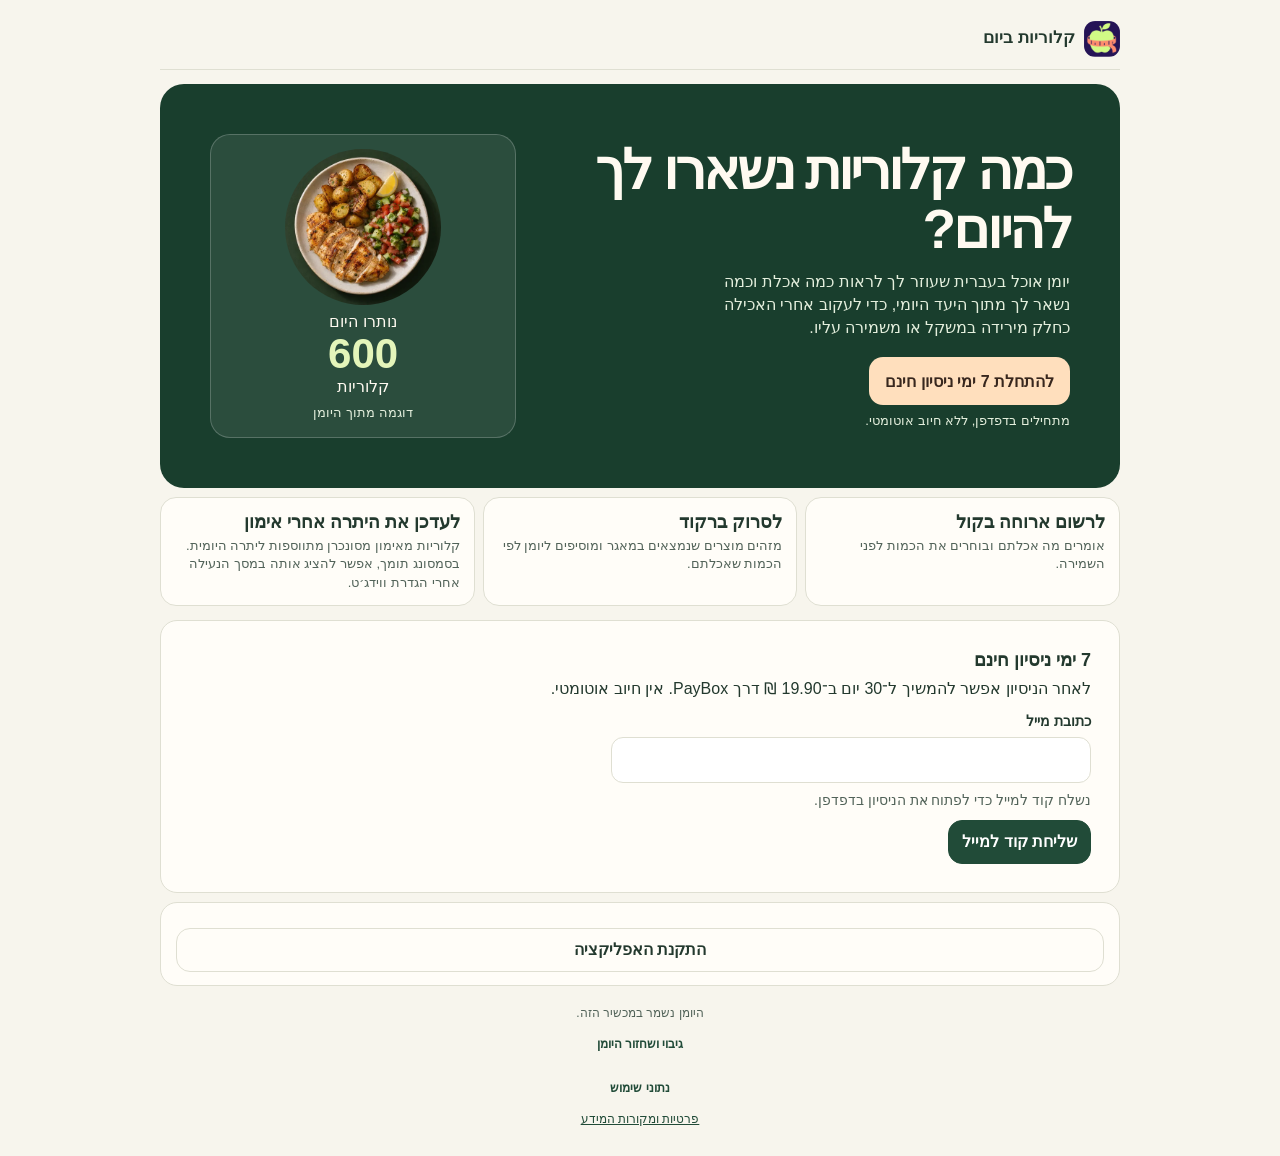
<file: index.html>
<!doctype html><html lang="he" dir="rtl">
<head><meta charset="utf-8"><meta name="viewport" content="width=device-width,initial-scale=1"><meta name="theme-color" content="#f7f5ed"><meta name="description" content="יומן אוכל בעברית. רושמים ארוחות בקול, סורקים ברקוד ורואים כמה קלוריות נשארו להיום. 7 ימי ניסיון חינם."><title>קלוריות ביום</title><link rel="apple-touch-icon" href="./app-icon-192.png?v=apple-1"><link rel="manifest" href="./manifest.webmanifest"><link rel="icon" type="image/png" href="./app-icon-192.png?v=apple-1"><link rel="stylesheet" href="style.css?v=visitor-landing-1"><script type="module" src="app.js?v=photo-meals-1"></script><script type="module" src="usage-metrics.js?v=trial-usage-1"></script></head>
<body><div class="shell">
<header class="app-header">
  <strong class="brand"><span class="brand-mark" aria-hidden="true"></span>קלוריות ביום</strong>
  <button id="settingsButton" hidden class="quiet header-button" aria-label="היעד שלי">היעד שלי</button>
</header>
<section id="visitorLanding" aria-labelledby="landingTitle">
  <div class="visitor-hero">
    <div class="visitor-intro">
      <h1 id="landingTitle">כמה קלוריות נשארו לך להיום?</h1>
      <p>יומן אוכל בעברית שעוזר לך לראות כמה אכלת וכמה נשאר לך מתוך היעד היומי, כדי לעקוב אחרי האכילה כחלק מירידה במשקל או משמירה עליו.</p>
      <a id="visitorTrialLink" class="visitor-trial-link" href="#accessTitle">להתחלת 7 ימי ניסיון חינם</a>
      <p class="visitor-trial-note">מתחילים בדפדפן, ללא חיוב אוטומטי.</p>
    </div>
    <div class="visitor-example" aria-label="המחשה של יתרת הקלוריות באפליקציה">
      <img src="meal-plate.webp" width="432" height="432" alt="">
      <p>נותרו היום <strong>600</strong> קלוריות</p>
      <small>דוגמה מתוך היומן</small>
    </div>
  </div>
  <ul class="visitor-features" aria-label="מה אפשר לעשות באפליקציה">
    <li><h2>לרשום ארוחה בקול</h2><p>אומרים מה אכלתם ובוחרים את הכמות לפני השמירה.</p></li>
    <li><h2>לסרוק ברקוד</h2><p>מזהים מוצרים שנמצאים במאגר ומוסיפים ליומן לפי הכמות שאכלתם.</p></li>
    <li><h2>לעדכן את היתרה אחרי אימון</h2><p>קלוריות מאימון מסונכרן מתווספות ליתרה היומית. בסמסונג תומך, אפשר להציג אותה במסך הנעילה אחרי הגדרת ווידג׳ט.</p></li>
  </ul>
</section>
<section id="commercialAccess" class="card" aria-labelledby="accessTitle">
  <h2 id="accessTitle" tabindex="-1">7 ימי ניסיון חינם</h2>
  <p id="accessTerms">לאחר הניסיון אפשר להמשיך ל־30 יום ב־19.90 ₪ דרך PayBox. אין חיוב אוטומטי.</p>
  <form id="accessLogin">
    <label for="accessEmail">כתובת מייל</label>
    <input id="accessEmail" type="email" autocomplete="email" required aria-describedby="accessEmailHelp">
    <p id="accessEmailHelp" class="hint">נשלח קוד למייל כדי לפתוח את הניסיון בדפדפן.</p>
    <label id="accessCodeLabel" for="accessCode" hidden>קוד האימות מהמייל</label>
    <input id="accessCode" inputmode="numeric" autocomplete="one-time-code" pattern="[0-9]{6,8}" maxlength="8" hidden>
    <button id="accessLoginButton" class="primary" type="submit">שליחת קוד למייל</button>
    <button id="accessChangeEmail" class="quiet" type="button" hidden>שינוי מייל או שליחת קוד חדש</button>
  </form>
  <p id="accessStatus" role="status"></p>
  <button id="accessRetry" class="secondary" type="button" hidden>בדיקה חוזרת</button>
  <section id="accessPayment" aria-labelledby="accessPaymentTitle" hidden>
    <h3 id="accessPaymentTitle">הפעלה ל־30 יום</h3>
    <p>העבירו ב־PayBox ‏19.90 ₪ למספר <bdi>055-2997673</bdi>. כתבו בהערת ההעברה את הקוד <bdi id="accessPaymentCode"></bdi>.</p>
    <p class="hint">הגישה תיפתח אחרי שנאשר ידנית שההעברה התקבלה.</p>
    <form id="accessPaymentForm">
      <label for="accessPayer">שם השולח כפי שמופיע ב־PayBox</label>
      <input id="accessPayer" minlength="2" maxlength="80" required>
      <button class="primary" type="submit">העברתי את התשלום</button>
    </form>
  </section>
</section>
<section class="card" id="installEntry" aria-label="התקנת קלוריות ביום" hidden>
  <button id="usageInstall" class="secondary wide" type="button" aria-controls="installHelp" aria-expanded="false">התקנת האפליקציה</button>
  <div id="installHelp" hidden>
    <p id="installInstructions" class="hint"></p>
    <div class="actions">
      <a id="installOpenChrome" class="file-label secondary" hidden>פתיחה בכרום</a>
      <button id="installCopyLink" class="secondary" type="button">העתקת קישור</button>
    </div>
    <input id="installDirectLink" class="wide" type="url" dir="ltr" aria-label="כתובת האפליקציה להעתקה" readonly hidden>
    <p id="installCopyStatus" class="hint" role="status"></p>
  </div>
</section>
<dialog id="usageAdmin" aria-labelledby="usageTitle">
  <div class="dialog-head">
    <h2 id="usageTitle">נתוני שימוש</h2>
    <button class="close" type="button" data-close="usageAdmin" aria-label="סגירה">×</button>
  </div>
  <div id="usageActivation">
    <a id="usageGitHubSignIn" class="primary" target="_blank" rel="noopener" aria-disabled="true">כניסה דרך GitHub</a>
  </div>
  <p role="status"></p>
  <div id="usageReport" hidden>
    <label for="usagePeriod">תקופה</label>
    <select id="usagePeriod">
      <option value="1">היום</option>
      <option value="7" selected>7 ימים אחרונים</option>
      <option value="30">30 ימים אחרונים</option>
    </select>
    <p class="hint">לחיצות על ניסיון ופעולות אימות נספרות פעם אחת לכל דפדפן ביום. מקף מציין יום שקדם לתחילת המדידה.</p>
    <p id="trialReportStatus" class="hint" role="status" hidden>נתוני הניסיון אינם זמינים כרגע.</p>
    <div style="overflow-x:auto"><table>
      <thead><tr><th scope="col">תאריך</th><th scope="col">כניסות</th><th scope="col">דפדפנים ייחודיים ליום</th><th scope="col">לחיצות על ניסיון</th><th scope="col">בקשות קוד</th><th scope="col">שליחות קוד שאושרו</th><th scope="col">ניסיונות שהופעלו</th><th scope="col">לחיצות התקנה</th><th scope="col">התקנות שזוהו בדפדפן</th></tr></thead>
      <tbody></tbody>
    </table></div>
    <section id="accessManagerPayments" aria-labelledby="accessManagerTitle" hidden>
      <h3 id="accessManagerTitle">בקשות אישור תשלום ב־PayBox</h3>
      <p class="hint">לפני אישור, בדוק ב־PayBox שהתקבלו 19.90 ₪ מהשולח ושקוד התשלום תואם.</p>
      <p id="accessManagerStatus" role="status"></p>
      <ul id="accessManagerList"></ul>
      <button id="accessManagerRefresh" class="secondary" type="button">עדכון בקשות</button>
    </section>
    <button id="usageSignOut" class="quiet" type="button">יציאה מחשבון המנהל</button>
  </div>
</dialog>
<main id="commercialJournal" class="dashboard" hidden inert>
  <div class="intro"><div><p id="date"></p><h1>היום שלי</h1></div><button class="quiet header-button" id="historyButton">יומן קודם</button></div>
  <section class="balance" aria-label="קלוריות היום">
    <div class="balance-content">
    <div id="goalEmpty">
      <h2>מה היעד שלך?</h2>
      <p>כדי לראות כמה קלוריות נשארו להיום, אפשר להגדיר יעד יומי.</p>
      <button id="setupButton" class="setup-button" type="button">הגדרת יעד</button>
    </div>
    <div id="balanceReadout" hidden>
      <p id="balanceLabel">נותרו היום</p>
      <div class="big"><strong id="remaining" dir="ltr">—</strong><span>קלוריות</span></div>
    </div>
    <img class="balance-photo" src="meal-plate.webp" alt="" width="432" height="432">
    </div>
    <div id="balanceProgress" class="meter" role="progressbar" aria-label="קלוריות שנאכלו מתוך היעד בתוספת פעילות" aria-valuemin="0" aria-valuemax="100" aria-valuenow="0" hidden><span id="meterFill"></span></div>
    <dl class="totals">
      <div id="targetStat" hidden><dt>יעד יומי</dt><dd id="targetTotal">—</dd></div>
      <div><dt>נאכלו</dt><dd id="eaten">0</dd></div>
      <div><dt>תוספת מאימונים</dt><dd id="activeTotal" dir="ltr">0</dd></div>
    </dl>
  </section>
  <section class="meal-entry" aria-labelledby="mealEntryTitle">
    <h2 id="mealEntryTitle">הוספת ארוחה</h2>
    <div class="actions meal-actions">
      <button type="button" id="voiceMealButton" class="primary">
        <span class="action-icon" aria-hidden="true"><span class="voice-symbol"></span></span>
        <span class="voice-copy"><strong>רישום בקול</strong><small>למשל, עוף מבושל עם תפוחי אדמה</small></span>
        <span class="voice-arrow" aria-hidden="true">←</span>
      </button>
      <button id="photoButton" class="secondary"><span class="action-icon" aria-hidden="true"><span class="camera-symbol"></span></span>צילום ארוחה</button>
      <button id="homeBarcodeButton" class="secondary" type="button"><span class="action-icon" aria-hidden="true"><span class="barcode-symbol"></span></span>צילום ברקוד</button>
      <button id="manualButton" class="secondary"><span class="action-icon" aria-hidden="true"><span class="search-symbol"></span></span>חיפוש מזון</button>
    </div>
  </section>
  <section class="card journal-card">
    <div class="row"><h2>הארוחות שלי</h2><p class="hint" id="mealCount"></p></div>
    <ul id="journal"></ul><p id="emptyJournal" class="empty">כאן יופיעו הארוחות שתוסיף היום.</p>
  </section>
  <div class="journal-tools">
  <section class="card" aria-labelledby="miscHeading">
    <div class="row"><h2 id="miscHeading">שונות</h2><button class="quiet header-button" id="miscButton" type="button">הוספת רישום</button></div>
    <ul id="miscList"></ul>
  </section>
  <section class="card activity-card">
    <div class="row"><div><h2>אימוני היום</h2><p class="hint" id="activityStatus">טרם נקלטו קלוריות מאימון להיום</p></div><button class="quiet header-button" id="activityButton">חיבור אימונים</button></div>
  </section>
  <section class="card routine-card" id="routineCard">
    <div class="row"><h2>שגרת הארוחות שלי</h2><button class="quiet header-button" id="editPlanButton">עריכת שעות</button></div>
    <ol id="todayMealTimes" class="meal-times" aria-label="שעות הארוחות"></ol>
  </section>
  </div>
</main><footer>היומן נשמר במכשיר הזה.<br>
<button id="journalBackupButton" class="quiet" type="button">גיבוי ושחזור היומן</button><br>
<button id="usageAdminButton" class="quiet" type="button" aria-haspopup="dialog" aria-controls="usageAdmin">נתוני שימוש</button><br>
<a href="privacy.html">פרטיות ומקורות המידע</a>
<details id="appleInstallHelp" hidden><summary>הוספה למסך הבית באייפון</summary>
<p class="hint">פתח ב־Safari, הקש על ״שיתוף״ ואז על ״הוסף למסך הבית״. אם מופיעה האפשרות ״פתיחה כיישום אינטרנט״, הפעל אותה והקש על ״הוסף״.</p></details>
<div id="balanceWidgetSettings" hidden>
<a id="showBalanceWidgetGuide" href="#balance-widget-guide">הצג יתרה במסך הנעילה</a>
<p class="hint">שים לב להדרכת ההתקנה בדף הבא</p>
<a id="setupBalanceWidget" href="#home-widget-install">הוספת ווידג׳ט יתרה למסך הבית</a>
<p id="balanceWidgetStatus" class="hint" role="status" hidden></p>
<a id="updateBalanceWidgetComponent" href="./Calorie-Daily-Sync-v4.apk" download hidden>עדכון רכיב הסנכרון</a>
</div></footer>
</div>
<dialog id="settingsDialog" class="goal-dialog" aria-labelledby="goalTitle">
  <div class="dialog-head"><h2 id="goalTitle">היעד שלי</h2><button class="close" data-close="settingsDialog" aria-label="סגירה">×</button></div>
  <form id="settingsForm" novalidate>
    <p id="goalProgress" class="goal-progress" aria-live="polite"></p>
    <div class="goal-steps">
    <section id="goalIntro" class="goal-step">
      <div class="goal-illustration"><img src="app-icon-192.png?v=apple-1" alt="" width="108" height="108"></div>
      <h3 tabindex="-1">קלוריות ביום, בקצב שלך</h3>
      <p>מצלמים ארוחה או מחפשים במאגר, ורואים מה אכלת ואיך התקדמת היום.</p>
      <p class="hint">בכמה צעדים נציע לך יעד קלוריות, ואפשר יהיה לבחור את שעות הארוחות.</p>
      <button type="button" id="manualGoalButton" class="quiet wide">כבר יש לי יעד קלוריות</button>
    </section>
    <section id="goalHeightStep" class="goal-step" hidden>
      <h3 tabindex="-1">מה הגובה שלך?</h3>
      <p class="hint">הזז את הסמן או הקלד גובה בסנטימטרים.</p>
      <div class="measure-card">
        <label for="goalHeight">גובה בס״מ</label><input id="goalHeight" type="number" min="100" max="250" step="1" inputmode="numeric" value="170">
        <input id="heightRuler" class="ruler" type="range" min="100" max="250" step="1" value="170" dir="ltr" aria-label="בורר גובה בסנטימטרים">
      </div>
    </section>
    <section id="goalWeightStep" class="goal-step" hidden>
      <h3 tabindex="-1">מה המשקל שלך?</h3>
      <p class="hint">הזז את הסמן או הקלד משקל בקילוגרמים.</p>
      <div class="measure-card">
        <label for="weightInput">משקל בק״ג</label><input id="weightInput" type="number" min="20" max="350" step="any" inputmode="decimal" value="70">
        <input id="weightRuler" class="ruler" type="range" min="20" max="350" step="0.5" value="70" dir="ltr" aria-label="בורר משקל בקילוגרמים">
      </div>
      <p class="bmi-preview">מדד BMI <output id="liveBmi" for="goalHeight weightInput" dir="ltr"></output></p>
    </section>
    <section id="goalAgeStep" class="goal-step" hidden>
      <h3 tabindex="-1">מה הגיל שלך?</h3>
      <div class="measure-card">
        <label for="goalAge">גיל בשנים</label><input id="goalAge" type="number" min="18" max="100" step="1" inputmode="numeric" value="30">
        <input id="ageRuler" class="ruler" type="range" min="18" max="100" step="1" value="30" dir="ltr" aria-label="בורר גיל בשנים">
      </div>
      <p class="hint">חישוב היעד מיועד למבוגרים מחוץ לתקופת היריון או הנקה.</p>
    </section>
    <section id="goalPurpose" class="goal-step" hidden>
      <h3 tabindex="-1">מה המטרה שלך?</h3>
      <fieldset class="goal-choices" aria-label="מטרה">
        <label><input type="radio" name="goalDirection" value="lose">ירידה במשקל</label>
        <label><input type="radio" name="goalDirection" value="maintain" checked>שמירה על המשקל</label>
        <label><input type="radio" name="goalDirection" value="gain">עלייה במשקל</label>
      </fieldset>
      <label for="goalSex">מין לצורך חישוב היעד</label>
      <select id="goalSex"><option value="">בחירה</option><option value="female">נקבה</option><option value="male">זכר</option></select>
      <label class="opt-out"><input id="skipEstimate" type="checkbox">להמשיך בלי חישוב יעד קלוריות</label>
    </section>
    <section id="goalActivityStep" class="goal-step" hidden>
      <h3 tabindex="-1">איך נראה שבוע רגיל?</h3>
      <label for="goalActivity">רמת הפעילות שלך</label>
      <select id="goalActivity"><option value="">בחירה</option><option value="1.2">מעט תנועה רוב היום</option><option value="1.375">פעילות קלה</option><option value="1.55">פעילות בינונית</option><option value="1.725">פעילות גבוהה</option></select>
      <label for="favoriteActivity">איזו פעילות הכי כיף לך לעשות?</label>
      <select id="favoriteActivity"><option value="">בלי העדפה כרגע</option><option value="walk">הליכה</option><option value="cycle">רכיבה על אופניים</option><option value="gym">חדר כושר</option><option value="swim">שחייה</option><option value="dance">ריקוד</option><option value="other">פעילות אחרת</option></select>
    </section>
    <section id="goalRoutine" class="goal-step" hidden>
      <h3 tabindex="-1">מתי נוח לך לאכול?</h3>
      <p class="hint">בחר את השעות שנוחות לך. אפשר להשאיר שדות ריקים.</p>
      <div class="profile-grid" id="setupMealHours"></div>
      <button type="button" class="quiet" id="addSetupMealHour">הוספת שעת ארוחה</button>
    </section>
    <section id="goalReview" class="goal-step" hidden>
      <h3 tabindex="-1" id="goalReviewTitle">התוכנית שלך</h3>
      <div id="planSummary" hidden>
        <p class="bmi-preview">מדד BMI <output id="reviewBmi" dir="ltr"></output></p>
        <p class="hint">BMI מחושב מהגובה והמשקל ומשמש מדד כללי.</p>
        <p id="planReviewNote" class="hint"></p>
        <ol id="reviewMeals" class="meal-times" aria-label="שעות הארוחות שבחרת" hidden></ol>
        <p id="reviewActivity" class="hint"></p>
      </div>
      <div id="targetFields"><label for="targetInput">יעד קלוריות ליום</label><input id="targetInput" type="number" inputmode="numeric" min="1" max="15000" step="1"></div>
      <p id="goalReviewHint" class="hint"></p>
      <div id="goalManualWeight"><label for="manualWeightInput">משקל בק״ג להערכת פעילות מצעדים</label><input id="manualWeightInput" type="number" inputmode="decimal" min="20" max="350" step="any" placeholder="לבחירתך"></div>
    </section>
    </div>
    <p id="goalMessage" class="goal-message" role="status"></p>
    <div class="goal-nav">
      <button type="button" id="goalBack" class="secondary" hidden>חזרה</button>
      <button type="button" id="goalNext" class="primary">מתחילים</button>
      <button type="submit" id="saveGoalButton" class="primary" hidden>שמירה ופתיחת היומן</button>
    </div>
    <button type="button" id="skipGoalButton" class="quiet wide">אחר כך, ליומן</button>
  </form>
</dialog>
<dialog id="mealHoursDialog" aria-labelledby="mealHoursTitle">
  <div class="dialog-head"><h2 id="mealHoursTitle">שעות הארוחות שלי</h2><button class="close" data-close="mealHoursDialog" aria-label="סגירה">×</button></div>
  <form id="mealHoursForm">
    <p class="hint">בחר את השעות שנוחות לך. כדי להסיר שעה, אפשר לנקות את השדה שלה.</p>
    <div class="profile-grid" id="editMealHours"></div>
    <button type="button" class="quiet" id="addEditMealHour">הוספת שעת ארוחה</button>
    <div class="actions"><button type="submit" class="primary">שמירת שעות</button></div>
  </form>
</dialog>
<dialog id="historyDialog" aria-labelledby="historyTitle">
  <div class="dialog-head"><h2 id="historyTitle">יומן קודם</h2><button class="close" data-close="historyDialog" aria-label="סגירה">×</button></div>
  <label for="historyDate">יום ביומן</label><select id="historyDate"></select>
  <p class="hint" id="historyEmpty">ימים עם ארוחות או אימונים שמורים יופיעו כאן.</p>
  <section class="balance" id="historySummary" aria-label="סיכום קלוריות ליום שנבחר" hidden>
    <dl class="totals">
      <div><dt>יעד יומי</dt><dd id="historyTarget" dir="ltr">—</dd></div>
      <div><dt>נאכלו</dt><dd id="historyEaten" dir="ltr">—</dd></div>
      <div><dt>מאימונים</dt><dd id="historyWorkout" dir="ltr">—</dd></div>
      <div><dt id="historyBalanceLabel">יתרה לסוף היום</dt><dd id="historyBalance" dir="ltr">—</dd></div>
    </dl>
    <p id="historyNote" hidden>לא נשמר יעד לאותו יום. היתרה מחושבת לפי היעד הנוכחי.</p>
  </section>
  <p class="hint" id="historyNoMeals" hidden>אין ארוחות רשומות ביום הזה.</p>
  <ul id="historyList"></ul>
  <section id="historyMisc" hidden aria-labelledby="historyMiscTitle">
    <h3 id="historyMiscTitle">שונות</h3>
    <ul id="historyMiscList"></ul>
  </section>
</dialog>
<dialog id="foodDialog"><div class="dialog-head"><h2 id="foodTitle">הוספת ארוחה</h2><button class="close" data-close="foodDialog" aria-label="סגירה">×</button></div>
<div id="photoTools" hidden><div class="actions"><button type="button" class="secondary" id="cameraButton">מצלמה</button><button type="button" class="secondary" id="galleryButton">גלריה</button><button type="button" class="secondary" id="barcodeButton">צילום ברקוד</button></div>
<input class="file-input" type="file" id="cameraInput" accept="image/*" capture="environment"><input class="file-input" type="file" id="imageInput" accept="image/*">
<img id="photoPreview" alt="תמונת הארוחה" hidden><p class="hint" id="photoStatus" role="status"></p><div id="photoCandidates" class="candidates"></div><button type="button" id="otherPhotoFood" class="quiet" hidden>חיפוש מזון אחר</button></div>
<form id="foodForm">
<section id="voicePanel" class="voice-panel" aria-label="זיהוי קולי" hidden>
  <p id="voiceFoodStatus" class="voice-status" role="status" tabindex="-1"></p>
  <p id="voiceTranscript" class="voice-transcript" dir="auto" hidden></p>
  <button type="button" id="retryVoice" class="quiet">האזנה חוזרת</button>
  <button type="button" id="stopVoice" class="quiet" hidden>סיום דיבור</button>
</section>
<div id="foodLookup"><label for="foodSearch">חיפוש במאגר</label><input type="search" id="foodSearch" placeholder="שם מזון, מוצר, מותג או ברקוד" autocomplete="off" maxlength="160">
<button type="button" class="quiet" id="voiceSearchMeal" hidden>חיפוש ארוחה</button>
<button type="button" class="quiet" id="voiceOnlineSingle" hidden>חיפוש באינטרנט</button><div id="searchResults" class="search-results" aria-label="תוצאות חיפוש"></div>
<p class="hint" id="catalogStatus" role="status"></p><div id="catalogResults" class="search-results"></div>
<button type="button" id="catalogMore" class="secondary wide" hidden>מוצרים נוספים</button>
<button type="button" id="customProductButton" class="quiet wide">הוספת מוצר שחסר במאגר</button></div>
<section id="voiceIngredientSection" aria-label="רכיבי הארוחה" hidden>
<div id="photoMealFields" hidden>
  <p class="hint">בדוק את הרכיבים. אפשר להזין משקל לכל הצלחת ולקבל חלוקה משוערת, או להזין גרמים לכל רכיב.</p>
  <label for="photoMealWeight">משקל הארוחה בגרמים</label>
  <input type="number" id="photoMealWeight" min="1" max="3000" step="any" inputmode="decimal">
  <label for="photoMealIngredient">הוספת רכיב חסר</label>
  <div class="actions"><input type="search" id="photoMealIngredient" maxlength="80" autocomplete="off" placeholder="למשל שמן זית"><button id="photoMealAdd" type="button" class="secondary">הוסף רכיב</button></div>
</div>
<div id="voiceIngredients"></div>
<button type="button" class="quiet" id="voiceEditMeal">עריכת מה שאמרתי</button>
</section>
<div id="portion" hidden><div class="selected"><strong id="selectedFood"></strong><span id="per100"></span></div><button type="button" id="replaceFood" class="quiet">שינוי מזון</button><button type="button" id="editProductLabel" class="quiet" hidden>עדכון יחידה או פרטי מוצר לפי האריזה</button><label id="quantityUnitLabel" for="quantityUnit" hidden>הערכים התזונתיים על האריזה הם לפי</label><select id="quantityUnit" hidden><option value="">בחר לפי 100 גרם או 100 מ״ל</option><option value="g">100 גרם</option><option value="ml">100 מ״ל</option></select>
<label for="serving" id="servingLabel" hidden>יחידת מידה</label><select id="serving" hidden></select>
<label for="grams" id="quantityLabel">כמות בגרם</label><input type="number" id="grams" min="0.01" max="3000" value="100" step="any" required inputmode="decimal" aria-describedby="quantitySummary">
<div id="drinkSugar" hidden>
<label for="sugarTeaspoons">כפיות סוכר שטוחות שהוספת</label>
<input type="number" id="sugarTeaspoons" min="0" step="any" inputmode="decimal" placeholder="0" aria-describedby="drinkSugarHint" disabled>
<p id="drinkSugarHint" class="hint">אפשר להזין גם חצי כפית. כל כפית מוסיפה כ־15 קלוריות.</p>
</div>
<p id="quantitySummary" class="hint" aria-live="polite"></p></div>
<ul id="draftList"></ul>
<div class="meal-summary">
  <p id="voiceMealTotal" class="voice-meal-total" aria-live="polite" hidden></p>
  <p id="draftMealTotal" class="voice-meal-total" aria-live="polite" hidden></p>
  <div class="actions meal-save-actions"><button id="addItem" type="button" class="secondary" hidden>הוספת רכיב</button><button id="saveMeal" class="primary" disabled>שמירת ארוחה</button></div>
</div>
</form></dialog>
<dialog id="miscDialog" aria-labelledby="miscTitle">
  <div class="dialog-head"><h2 id="miscTitle">שונות</h2><button class="close" data-close="miscDialog" aria-label="סגירה">×</button></div>
  <form id="miscForm">
    <label for="miscEntry">מה אכלת וכמה קלוריות?</label>
    <input type="text" id="miscEntry" dir="auto" placeholder="למשל ביס מפיצה 20 קל׳" required>
    <button class="primary wide" type="submit">שמירה</button>
  </form>
</dialog>
<dialog id="balanceWidgetGuide" aria-labelledby="balanceWidgetGuideTitle">
<div class="dialog-head"><h2 id="balanceWidgetGuideTitle">יתרה במסך הנעילה</h2><button class="close" data-close="balanceWidgetGuide" aria-label="סגירה">×</button></div>
<ol>
<li>אם זו הפעם הראשונה, לחץ על ״חבר ווידג׳ט יתרה״ וחזור ליומן אחרי החיבור.</li>
<li>בסמסונג, פתח את Good Lock, בחר LockStar ופתח את עורך מסך הנעילה.</li>
<li>לחץ על LockStar הכחול בתחתית, בחר App Widget ← יתרת קלוריות, ולחץ ״בוצע״.</li>
</ol>
<p class="hint">אם מופיע חלון של LockStar לגבי הסוללה, אפשר ללחוץ Cancel ולבדוק את התצוגה לאחר נעילה.</p>
<div class="actions"><a class="secondary" id="connectBalanceFromGuide" href="#home-widget-install">חבר ווידג׳ט יתרה</a><a class="secondary" href="https://galaxystore.samsung.com/detail/com.samsung.android.goodlock" target="_blank" rel="noopener">פתח Good Lock</a></div>
</dialog>
<dialog id="activityDialog"><div class="dialog-head"><h2>חיבור שעון או אפליקציית כושר</h2><button class="close" data-close="activityDialog" aria-label="סגירה">×</button></div>
<div id="nativeControls" hidden><div class="actions"><button id="phoneSource" class="primary">טלפון</button><button id="watchSource" class="secondary">שעון חכם</button></div><label id="originLabel" for="watchOrigin" hidden>אפליקציית השעון ב־Health Connect</label><select id="watchOrigin" hidden></select><div class="actions"><button type="button" id="openWatchApp" class="secondary">פתיחת אפליקציית השעון</button><button type="button" id="openHealthSettings" class="secondary">הגדרות Health Connect</button></div>
<p id="nativeStatus" class="hint" role="status"></p><button id="refreshActivity" class="primary wide">הרשאה וסנכרון</button></div>
<details id="appleActivityHint" hidden>
<summary>ייבוא אימונים מ־Apple Health</summary>
<p class="hint">ביישום ״בריאות״ באייפון, פתח את הפרופיל, בחר ״ייצוא כל נתוני הבריאות״ ושמור את הקובץ דרך ״קבצים״. בחר אותו כאן. הקובץ נקרא במכשיר.</p>
<label for="appleWorkoutFile">קובץ ייצוא מיישום ״בריאות״</label>
<input type="file" id="appleWorkoutFile" accept=".zip,.xml,application/zip,application/xml,text/xml">
<label for="appleWorkoutSource" id="appleWorkoutSourceLabel" hidden>מקור האימונים</label><select id="appleWorkoutSource" hidden></select>
<p id="appleWorkoutStatus" class="hint" role="status"></p>
<button type="button" id="appleWorkoutSave" class="secondary wide" hidden>שמירת אימונים</button>
</details>
<div id="webActivityHint" hidden>
<label for="webActivitySource">איפה מתועדים האימונים שלך?</label>
<select id="webActivitySource"><option value="zepp">Zepp · Amazfit</option><option value="samsung">Samsung Health</option><option value="other">Garmin, Polar ושעונים נוספים · Health Connect</option></select>
<div class="actions">
<a class="primary" id="webWorkoutSync" href="#workout-sync-unavailable">חבר וסנכרן אימונים</a>
</div>
<a id="webSyncInstall" href="./Calorie-Daily-Sync-v4.apk" download hidden>התקנה או עדכון של רכיב הסנכרון</a>
<p class="hint" id="webActivityStatus" role="status">בחר את אפליקציית הכושר מהשעון או מהטלפון ואשר קריאת אימונים.</p>
</div>
<p class="hint">ליתרה מתווספות קלוריות ששויכו לאימונים מתועדים.</p>
<form id="activityForm"><label for="manualCalories">קלוריות מאימון בהזנה ידנית</label><input id="manualCalories" type="number" min="0" max="5000" inputmode="numeric" placeholder="למשל, 300"><p class="hint">ההזנה מחליפה את סך קלוריות האימונים להיום.</p><button class="secondary wide">עדכון ידני</button></form></dialog>
<dialog id="customProductDialog"><div class="dialog-head"><h2 id="customProductTitle">מוצר חדש</h2><button class="close" data-close="customProductDialog" aria-label="סגירה">×</button></div>
<form id="customProductForm"><p class="hint" id="customProductBarcode" hidden></p><label for="customProductName">שם המוצר והמותג</label><input id="customProductName" required maxlength="160">
<label for="customProductCalories">קלוריות ל־100 לפי האריזה</label><input id="customProductCalories" required type="number" min="0" step="any" inputmode="decimal">
<label for="customProductUnit">יחידת המידה של הערכים</label><select id="customProductUnit"><option value="g">ל־100 גרם</option><option value="ml">ל־100 מ״ל</option></select>
<label for="customProductServing">איך סופרים את המוצר?</label><select id="customProductServing"><option>יחידה</option><option>גביע</option><option>בקבוק</option><option>פחית</option><option>אריזה שלמה</option></select>
<label id="customProductSizeLabel" for="customProductSize">כמות ביחידה אחת בגרמים (רשות)</label><input id="customProductSize" type="number" min="0.01" max="3000" step="any" inputmode="decimal">
<button class="primary wide" type="submit">שמירת המוצר</button></form></dialog>
<dialog id="journalBackupDialog" aria-labelledby="journalBackupTitle">
  <div class="dialog-head"><h2 id="journalBackupTitle">גיבוי ושחזור היומן</h2><button class="close" data-close="journalBackupDialog" aria-label="סגירה">×</button></div>
  <p>קובץ הגיבוי כולל את רישומי היומן, האימונים ששויכו אליו, המזונות שנשמרו והגדרות היעד.</p>
  <button id="saveJournalBackup" class="primary wide" type="button">הורדת גיבוי</button>
  <p class="hint" id="backupExportStatus" role="status"></p>
  <label for="journalBackupFile">בדיקה או שחזור מקובץ גיבוי</label>
  <input id="journalBackupFile" type="file" accept=".json,application/json">
  <p class="hint" id="backupImportStatus" role="status"></p>
  <button id="restoreJournalBackup" class="secondary wide" type="button" hidden>שחזור ליומן</button>
</dialog>
<div id="toast" class="toast" role="status" hidden></div>
</body></html>
</file>
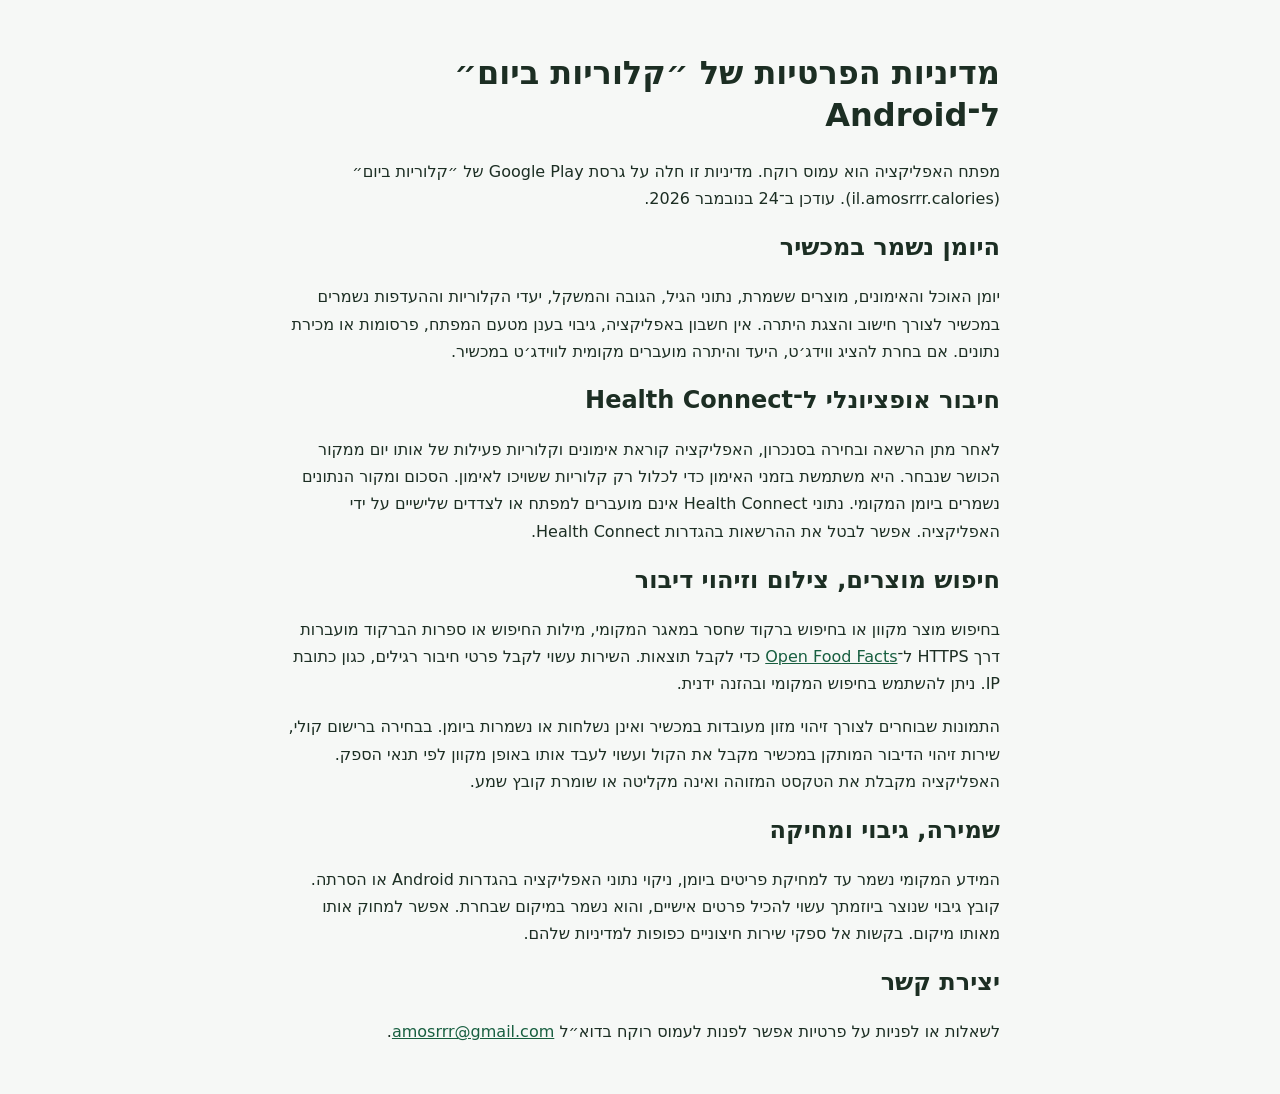
<file: privacy-play.html>
<!doctype html>
<html lang="he" dir="rtl">
<meta charset="utf-8">
<meta name="viewport" content="width=device-width, initial-scale=1">
<title>מדיניות הפרטיות של קלוריות ביום ל־Android</title>
<style>
body{margin:0;background:#f6f8f6;color:#1c2e23;font:1rem/1.7 system-ui,sans-serif}
main{max-width:45rem;margin:auto;padding:2rem 1.25rem}
h1,h2{line-height:1.3}a{color:#185f40}
</style>
<main>
<h1>מדיניות הפרטיות של ״קלוריות ביום״ ל־Android</h1>
<p>מפתח האפליקציה הוא עמוס רוקח. מדיניות זו חלה על גרסת Google Play של ״קלוריות ביום״ (il.amosrrr.calories). עודכן ב־24 בנובמבר 2026.</p>
<h2>היומן נשמר במכשיר</h2>
<p>יומן האוכל והאימונים, מוצרים ששמרת, נתוני הגיל, הגובה והמשקל, יעדי הקלוריות וההעדפות נשמרים במכשיר לצורך חישוב והצגת היתרה. אין חשבון באפליקציה, גיבוי בענן מטעם המפתח, פרסומות או מכירת נתונים. אם בחרת להציג ווידג׳ט, היעד והיתרה מועברים מקומית לווידג׳ט במכשיר.</p>
<h2>חיבור אופציונלי ל־Health Connect</h2>
<p>לאחר מתן הרשאה ובחירה בסנכרון, האפליקציה קוראת אימונים וקלוריות פעילות של אותו יום ממקור הכושר שנבחר. היא משתמשת בזמני האימון כדי לכלול רק קלוריות ששויכו לאימון. הסכום ומקור הנתונים נשמרים ביומן המקומי. נתוני Health Connect אינם מועברים למפתח או לצדדים שלישיים על ידי האפליקציה. אפשר לבטל את ההרשאות בהגדרות Health Connect.</p>
<h2>חיפוש מוצרים, צילום וזיהוי דיבור</h2>
<p>בחיפוש מוצר מקוון או בחיפוש ברקוד שחסר במאגר המקומי, מילות החיפוש או ספרות הברקוד מועברות דרך HTTPS ל־<a href="https://world.openfoodfacts.org/">Open Food Facts</a> כדי לקבל תוצאות. השירות עשוי לקבל פרטי חיבור רגילים, כגון כתובת IP. ניתן להשתמש בחיפוש המקומי ובהזנה ידנית.</p>
<p>התמונות שבוחרים לצורך זיהוי מזון מעובדות במכשיר ואינן נשלחות או נשמרות ביומן. בבחירה ברישום קולי, שירות זיהוי הדיבור המותקן במכשיר מקבל את הקול ועשוי לעבד אותו באופן מקוון לפי תנאי הספק. האפליקציה מקבלת את הטקסט המזוהה ואינה מקליטה או שומרת קובץ שמע.</p>
<h2>שמירה, גיבוי ומחיקה</h2>
<p>המידע המקומי נשמר עד למחיקת פריטים ביומן, ניקוי נתוני האפליקציה בהגדרות Android או הסרתה. קובץ גיבוי שנוצר ביוזמתך עשוי להכיל פרטים אישיים, והוא נשמר במיקום שבחרת. אפשר למחוק אותו מאותו מיקום. בקשות אל ספקי שירות חיצוניים כפופות למדיניות שלהם.</p>
<h2>יצירת קשר</h2>
<p>לשאלות או לפניות על פרטיות אפשר לפנות לעמוס רוקח בדוא״ל <a href="mailto:amosrrr@gmail.com">amosrrr@gmail.com</a>.</p>
</main>
</html>
</file>
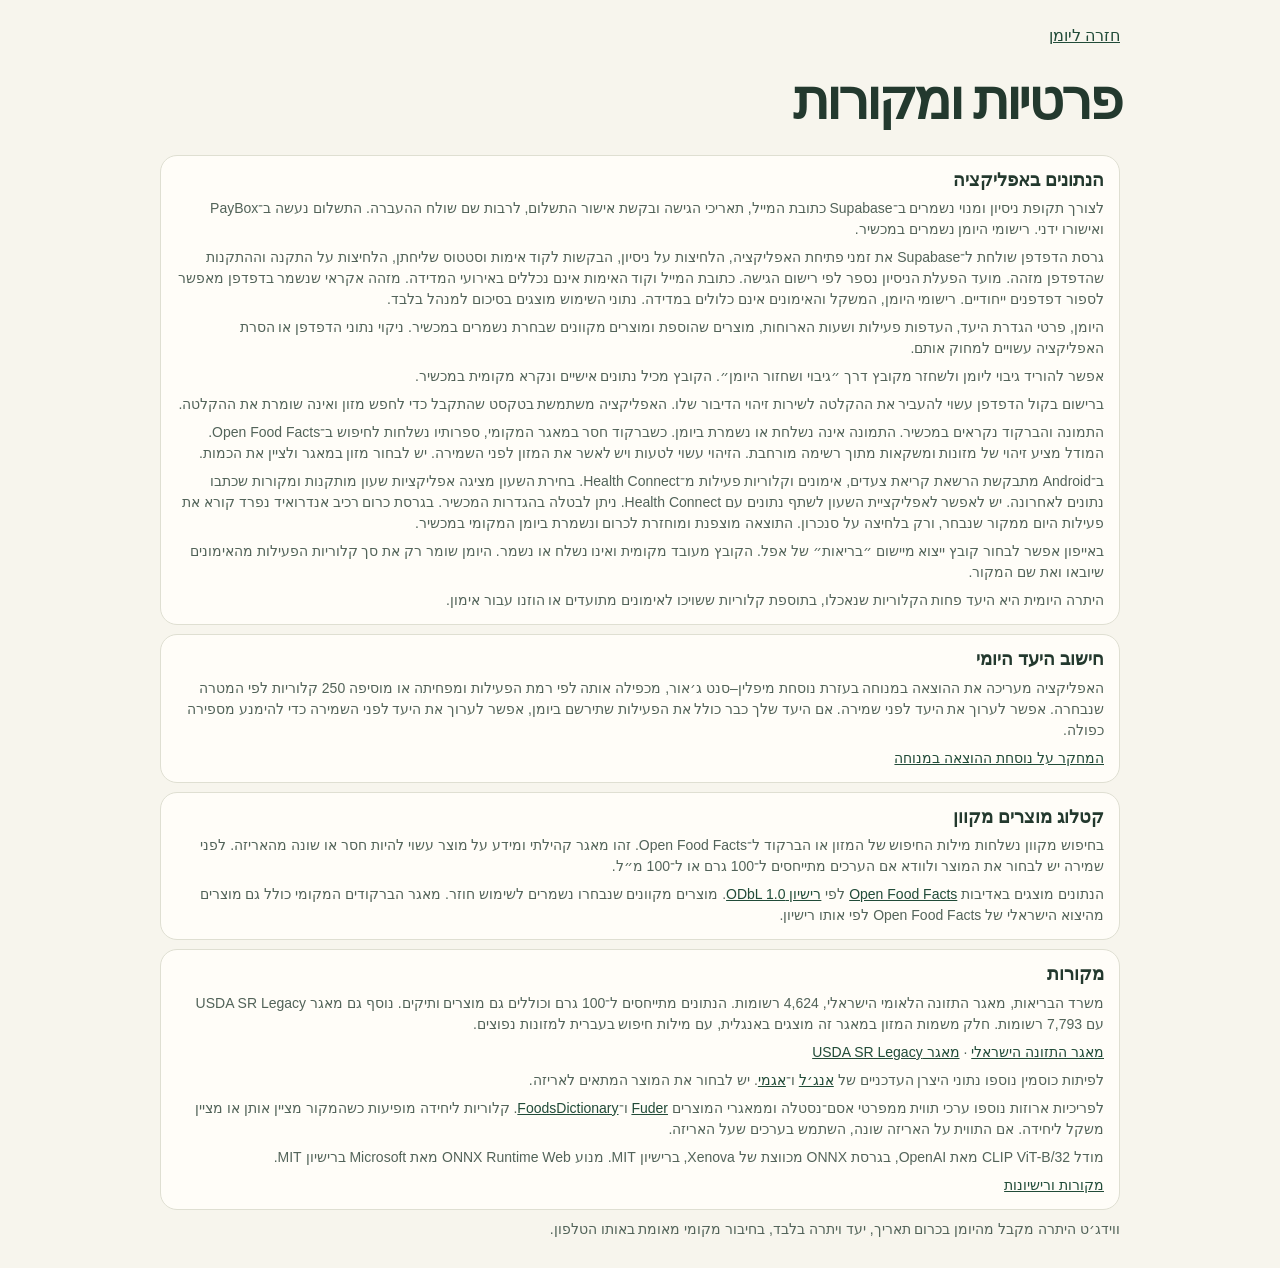
<file: privacy.html>
<!doctype html><html lang="he" dir="rtl"><meta charset="utf-8"><meta name="viewport" content="width=device-width,initial-scale=1"><title>פרטיות ומקורות</title><link rel="stylesheet" href="style.css"><main class="shell" style="padding-top:24px"><a href="index.html">חזרה ליומן</a><h1 style="margin:24px 0">פרטיות ומקורות</h1><section class="card"><h2>הנתונים באפליקציה</h2><p class="hint">לצורך תקופת ניסיון ומנוי נשמרים ב־Supabase כתובת המייל, תאריכי הגישה ובקשת אישור התשלום, לרבות שם שולח ההעברה. התשלום נעשה ב־PayBox ואישורו ידני. רישומי היומן נשמרים במכשיר.</p><p class="hint">גרסת הדפדפן שולחת ל־Supabase את זמני פתיחת האפליקציה, הלחיצות על ניסיון, הבקשות לקוד אימות וסטטוס שליחתן, הלחיצות על התקנה וההתקנות שהדפדפן מזהה. מועד הפעלת הניסיון נספר לפי רישום הגישה. כתובת המייל וקוד האימות אינם נכללים באירועי המדידה. מזהה אקראי שנשמר בדפדפן מאפשר לספור דפדפנים ייחודיים. רישומי היומן, המשקל והאימונים אינם כלולים במדידה. נתוני השימוש מוצגים בסיכום למנהל בלבד.</p><p class="hint">היומן, פרטי הגדרת היעד, העדפות פעילות ושעות הארוחות, מוצרים שהוספת ומוצרים מקוונים שבחרת נשמרים במכשיר. ניקוי נתוני הדפדפן או הסרת האפליקציה עשויים למחוק אותם.</p><p class="hint">אפשר להוריד גיבוי ליומן ולשחזר מקובץ דרך ״גיבוי ושחזור היומן״. הקובץ מכיל נתונים אישיים ונקרא מקומית במכשיר.</p><p class="hint">ברישום בקול הדפדפן עשוי להעביר את ההקלטה לשירות זיהוי הדיבור שלו. האפליקציה משתמשת בטקסט שהתקבל כדי לחפש מזון ואינה שומרת את ההקלטה.</p><p class="hint">התמונה והברקוד נקראים במכשיר. התמונה אינה נשלחת או נשמרת ביומן. כשברקוד חסר במאגר המקומי, ספרותיו נשלחות לחיפוש ב־Open Food Facts. המודל מציע זיהוי של מזונות ומשקאות מתוך רשימה מורחבת. הזיהוי עשוי לטעות ויש לאשר את המזון לפני השמירה. יש לבחור מזון במאגר ולציין את הכמות.</p><p class="hint">ב־Android מתבקשת הרשאת קריאת צעדים, אימונים וקלוריות פעילות מ־Health Connect. בחירת השעון מציגה אפליקציות שעון מותקנות ומקורות שכתבו נתונים לאחרונה. יש לאפשר לאפליקציית השעון לשתף נתונים עם Health Connect. ניתן לבטלה בהגדרות המכשיר. בגרסת כרום רכיב אנדרואיד נפרד קורא את פעילות היום ממקור שנבחר, ורק בלחיצה על סנכרון. התוצאה מוצפנת ומוחזרת לכרום ונשמרת ביומן המקומי במכשיר.</p><p class="hint">באייפון אפשר לבחור קובץ ייצוא מיישום ״בריאות״ של אפל. הקובץ מעובד מקומית ואינו נשלח או נשמר. היומן שומר רק את סך קלוריות הפעילות מהאימונים שיובאו ואת שם המקור.</p><p class="hint">היתרה היומית היא היעד פחות הקלוריות שנאכלו, בתוספת קלוריות ששויכו לאימונים מתועדים או הוזנו עבור אימון.</p></section><section class="card"><h2>חישוב היעד היומי</h2><p class="hint">האפליקציה מעריכה את ההוצאה במנוחה בעזרת נוסחת מיפלין–סנט ג׳אור, מכפילה אותה לפי רמת הפעילות ומפחיתה או מוסיפה 250 קלוריות לפי המטרה שנבחרה. אפשר לערוך את היעד לפני שמירה. אם היעד שלך כבר כולל את הפעילות שתירשם ביומן, אפשר לערוך את היעד לפני השמירה כדי להימנע מספירה כפולה.</p><p class="hint"><a href="https://pubmed.ncbi.nlm.nih.gov/2305711/">המחקר על נוסחת ההוצאה במנוחה</a></p></section><section class="card"><h2>קטלוג מוצרים מקוון</h2><p class="hint">בחיפוש מקוון נשלחות מילות החיפוש של המזון או הברקוד ל־Open Food Facts. זהו מאגר קהילתי ומידע על מוצר עשוי להיות חסר או שונה מהאריזה. לפני שמירה יש לבחור את המוצר ולוודא אם הערכים מתייחסים ל־100 גרם או ל־100 מ״ל.</p><p class="hint">הנתונים מוצגים באדיבות <a href="https://world.openfoodfacts.org">Open Food Facts</a> לפי <a href="https://opendatacommons.org/licenses/odbl/1-0/">רישיון ODbL 1.0</a>. מוצרים מקוונים שנבחרו נשמרים לשימוש חוזר. מאגר הברקודים המקומי כולל גם מוצרים מהיצוא הישראלי של Open Food Facts לפי אותו רישיון.</p></section><section class="card"><h2>מקורות</h2><p class="hint">משרד הבריאות, מאגר התזונה הלאומי הישראלי, 4,624 רשומות. הנתונים מתייחסים ל־100 גרם וכוללים גם מוצרים ותיקים. נוסף גם מאגר USDA SR Legacy עם 7,793 רשומות. חלק משמות המזון במאגר זה מוצגים באנגלית, עם מילות חיפוש בעברית למזונות נפוצים.</p><p class="hint"><a href="https://data.gov.il/he/datasets/ministry-health/nutrition-database">מאגר התזונה הישראלי</a> · <a href="https://fdc.nal.usda.gov/download-datasets/">מאגר USDA SR Legacy</a></p><p class="hint">לפיתות כוסמין נוספו נתוני היצרן העדכניים של <a href="https://www.angel.co.il/document/62,130,1057.aspx">אנג׳ל</a> ו־<a href="https://agamibakery.co.il/">אגמי</a>. יש לבחור את המוצר המתאים לאריזה.</p><p class="hint">לפריכיות ארוזות נוספו ערכי תווית ממפרטי אסם־נסטלה וממאגרי המוצרים <a href="https://www.fuder.co.il/">Fuder</a> ו־<a href="https://www.foodsdictionary.co.il/">FoodsDictionary</a>. קלוריות ליחידה מופיעות כשהמקור מציין אותן או מציין משקל ליחידה. אם התווית על האריזה שונה, השתמש בערכים שעל האריזה.</p><p class="hint">מודל CLIP ViT-B/32 מאת OpenAI, בגרסת ONNX מכווצת של Xenova, ברישיון MIT. מנוע ONNX Runtime Web מאת Microsoft ברישיון MIT.</p><p class="hint"><a href="model/NOTICE.txt">מקורות ורישיונות</a></p></section><p class="hint">ווידג׳ט היתרה מקבל מהיומן בכרום תאריך, יעד ויתרה בלבד, בחיבור מקומי מאומת באותו הטלפון.</p></main></html>
</file>
<file: style.css>
:root {
  color-scheme: light;
  -webkit-text-size-adjust: 100%;
  text-size-adjust: 100%;
  --page: #f7f5ed;
  --paper: #fffdf8;
  --ink: #23392e;
  --muted: #526359;
  --line: #dfdfd2;
  --accent: #214b38;
  --accent-hover: #2e624a;
  --peach: #ffdfbd;
  --focus: #826134;
}

* { box-sizing: border-box; }
[hidden] { display: none !important; }
body {
  margin: 0;
  min-height: 100vh;
  background: var(--page);
  color: var(--ink);
  font: 16px/1.45 "Noto Sans Hebrew", Arial, sans-serif;
}
.shell { width: min(100% - 36px, 960px); margin: auto; padding: 8px 0 28px; }
header, .intro, .row, .dialog-head { display: flex; align-items: center; justify-content: space-between; gap: 12px; }
.app-header { min-height: 62px; border-bottom: 1px solid var(--line); }
.brand { display: flex; align-items: center; gap: 9px; font-size: 17px; white-space: nowrap; }
.brand-mark {
  width: 36px;
  height: 36px;
  flex: none;
  border-radius: 11px;
  background: url("./app-icon-192.png?v=apple-1") center / contain no-repeat;
}
h1, h2, h3, p { margin: 0; }
h1 { font-size: clamp(33px, 8.6vw, 55px); letter-spacing: -.052em; line-height: 1.08; }
h2 { font-size: 18px; line-height: 1.25; }
h3 { font-size: 23px; line-height: 1.2; }
h4 { margin: 12px 0 0; font-size: 16px; }
.intro { align-items: end; padding: 23px 0 16px; }
.intro p, .hint, footer { color: var(--muted); font-size: 14px; line-height: 1.5; }
.intro p { margin-bottom: 5px; font-size: 13px; }
.hint { margin-top: 7px; }
.hint:empty { display: none; }
.balance {
  color: #fffaf1;
  background: #193e2d;
  border-radius: 24px;
  padding: 18px;
  box-shadow: 0 9px 25px #213a291c;
}
.balance-content {
  display: grid;
  grid-template-columns: minmax(0, 1fr) minmax(72px, 34%);
  align-items: center;
  gap: 12px;
  min-height: 108px;
}
.balance-photo {
  width: 100%;
  max-width: 146px;
  height: auto;
  aspect-ratio: 1;
  object-fit: cover;
  border-radius: 50%;
  align-self: center;
  justify-self: end;
  box-shadow: 0 0 0 1px #f7f5ed38, 0 8px 18px #10271b60;
}
#balanceLabel { font-size: 15px; font-weight: 650; color: #deecd9; }
#goalEmpty p { margin: 5px 0 1px; max-width: 38ch; color: #deecd9; font-size: 13px; }
.big { display: flex; align-items: baseline; flex-wrap: wrap; gap: 1px 8px; margin-top: 2px; }
.big strong {
  color: #fffaf1;
  font-size: clamp(44px, 12vw, 76px);
  font-weight: 800;
  letter-spacing: -.065em;
  line-height: .99;
  font-variant-numeric: tabular-nums;
}
.big span { color: #deecd9; font-size: 13px; }
.meter { display: flex; height: 6px; margin: 13px 0; overflow: hidden; background: #ffffff30; border-radius: 8px; }
.meter span { width: 0; border-radius: inherit; background: #cbea9f; transition: width .24s ease; }
.totals { display: grid; grid-auto-flow: column; grid-auto-columns: minmax(0, 1fr); gap: 8px; margin: 0; }
#balanceProgress[hidden] + .totals { margin-top: 13px; border-top: 1px solid #ffffff30; padding-top: 10px; }
.totals div { min-width: 0; display: flex; flex-direction: column; gap: 2px; }
.totals div:not([hidden]) ~ div { border-inline-start: 1px solid #ffffff30; padding-inline-start: 9px; }
.totals dt { color: #deecd9; font-size: 12px; }
.totals dd { margin: 0; width: fit-content; font-weight: 750; font-size: clamp(17px, 4.6vw, 22px); overflow-wrap: anywhere; }
button, input, select, .file-label { font: inherit; }
button, .file-label { min-height: 44px; padding: 9px 13px; border: 1px solid transparent; border-radius: 14px; font-weight: 700; cursor: pointer; }
button:disabled { opacity: .54; cursor: default; }
button:focus-visible, input:focus-visible, select:focus-visible, a:focus-visible { outline: 3px solid var(--focus); outline-offset: 2px; }
.primary { background: var(--accent); color: #ffffff; border-color: var(--accent); }
.primary:hover:not(:disabled) { background: var(--accent-hover); }
.secondary { background: var(--paper); color: var(--ink); border-color: var(--line); }
.quiet { background: transparent; color: var(--accent); }
.quiet:hover, .secondary:hover { background: #edf0e6; }
.header-button { border-color: var(--line); border-radius: 100px; background: #ffffff68; white-space: nowrap; font-size: 12px; padding-inline: 10px; }
.setup-button { margin-top: 7px; font-size: 13px; background: var(--peach); color: var(--ink); }
.actions { display: flex; gap: 9px; margin: 14px 0; }
.actions > button, .actions > .file-label { flex: 1; min-width: 0; }
.actions > button { min-height: 48px; }
#webActivityHint .actions a { flex: 1; display: grid; place-items: center; min-height: 48px; border: 1px solid; border-radius: 14px; padding: 6px; text-align: center; text-decoration: none; font-weight: 700; }
.meal-entry { margin: 21px 0 17px; }
.meal-actions {
  display: grid;
  grid-template-columns: repeat(3, minmax(0, 1fr));
  gap: 8px;
  margin: 9px 0 0;
}
.meal-actions > button {
  display: flex;
  flex-direction: column;
  align-items: center;
  justify-content: center;
  text-align: center;
  gap: 7px;
  min-height: 79px;
  padding: 8px 4px;
  font-size: 13px;
  line-height: 1.22;
  border-radius: 16px;
}
.action-icon {
  display: grid;
  place-items: center;
  flex: none;
  width: 32px;
  height: 32px;
  color: var(--accent);
  border-radius: 10px;
  background: #e8eee1;
}
.meal-actions #voiceMealButton {
  grid-column: 1 / -1;
  flex-direction: row;
  justify-content: start;
  gap: 11px;
  min-height: 67px;
  padding: 9px 11px;
  text-align: start;
  color: #3c2a19;
  background: var(--peach);
  border-color: #edc69f;
}
#voiceMealButton:hover { background: #ffd4a7; }
#voiceMealButton .action-icon { width: 40px; height: 40px; color: #fffaf1; background: #433222; }
.voice-copy { display: grid; gap: 3px; flex: 1; }
.voice-copy strong { font-size: 16px; }
.voice-copy small { color: #644933; font-size: 12px; font-weight: 500; }
.voice-arrow { padding-inline: 5px; font-size: 22px; }
.voice-symbol {
  position: relative;
  width: 14px;
  height: 15px;
  border: 2px solid currentColor;
  border-top: 0;
  border-radius: 0 0 8px 8px;
}
.voice-symbol::before {
  content: "";
  position: absolute;
  inset: -4px 2px 3px;
  border: 1.5px solid currentColor;
  border-radius: 4px;
}
.voice-symbol::after {
  content: "";
  position: absolute;
  inset: 12px 4px -6px;
  background: currentColor;
}
.barcode-symbol {
  width: 19px;
  height: 16px;
  background: linear-gradient(90deg, currentColor 2px, transparent 2px 4px,
    currentColor 4px 7px, transparent 7px 9px, currentColor 9px 10px,
    transparent 10px 12px, currentColor 12px 15px, transparent 15px 17px, currentColor 17px);
}
.camera-symbol { position: relative; width: 18px; height: 14px; flex: none; border: 2px solid currentColor; border-radius: 4px; }
.camera-symbol::before { content: ""; position: absolute; inset: 1px 4px; border: 2px solid currentColor; border-radius: 50%; }
.camera-symbol::after { content: ""; position: absolute; width: 7px; height: 3px; background: currentColor; border-radius: 2px 2px 0 0; inset: -4px 5px auto auto; }
.search-symbol { position: relative; width: 14px; height: 14px; flex: none; border: 2px solid currentColor; border-radius: 50%; }
.search-symbol::after { content: ""; position: absolute; width: 6px; height: 2px; inset: 10px 9px auto auto; background: currentColor; transform: rotate(-45deg); }
.card { margin-bottom: 9px; padding: 13px 15px; border: 1px solid var(--line); border-radius: 17px; background: var(--paper); }
.visitor-hero {
  display: grid;
  grid-template-columns: minmax(0, 1fr) minmax(0, .62fr);
  align-items: center;
  gap: clamp(16px, 5vw, 60px);
  margin-top: 14px;
  padding: clamp(18px, 5vw, 50px);
  border-radius: 24px;
  background: #193e2d;
  color: #fffaf1;
}
.visitor-intro > p { margin-top: 10px; max-width: 42ch; color: #e4efdd; }
.visitor-trial-link {
  display: inline-flex;
  align-items: center;
  justify-content: center;
  min-height: 48px;
  padding: 9px 16px;
  margin-top: 18px;
  border-radius: 14px;
  background: var(--peach);
  color: #38271e;
  font-weight: 800;
  text-align: center;
  text-decoration: none;
}
.visitor-trial-link:hover { background: #ffd2a1; }
.visitor-trial-link:focus-visible { outline-color: #fffaf1; }
.visitor-intro .visitor-trial-note { margin-top: 7px; font-size: 13px; }
.visitor-example {
  display: grid;
  justify-items: center;
  gap: 5px;
  padding: 14px;
  border: 1px solid #ffffff35;
  border-radius: 20px;
  background: #ffffff14;
  text-align: center;
}
.visitor-example img { display: block; width: min(100%, 156px); height: auto; border-radius: 50%; }
.visitor-example strong { display: block; font-size: 42px; line-height: 1; color: #e4f5ba; }
.visitor-example small { color: #e4efdd; }
.visitor-features { display: grid; grid-template-columns: repeat(3, minmax(0, 1fr)); gap: 8px; margin: 9px 0 14px; }
.visitor-features li {
  display: block;
  margin: 0;
  padding: 13px 14px;
  border: 1px solid var(--line);
  border-radius: 16px;
  background: var(--paper);
}
.visitor-features p { margin-top: 4px; }
#commercialAccess { padding: clamp(15px, 3vw, 28px); }
#accessTitle { scroll-margin-top: 14px; }
#accessTerms { margin-top: 6px; }
#accessLogin { max-width: 480px; }
#accessLoginButton { margin-top: 9px; }
@media (max-width: 620px) {
  .visitor-hero, .visitor-features { grid-template-columns: minmax(0, 1fr); }
  .visitor-trial-link { width: 100%; }
  .visitor-example { display: none; }
}
.journal-card { min-height: 93px; }
.activity-card { background: #edf0e6; }
.empty { padding: 12px 0 3px; color: var(--muted); font-size: 14px; }
footer { margin-top: 18px; text-align: center; font-size: 12px; }
a { color: var(--accent); }
ul { list-style: none; margin: 0; padding: 0; }
li { display: flex; align-items: center; justify-content: space-between; gap: 6px; margin-top: 8px; padding: 10px 0 3px; border-top: 1px solid var(--line); }
li p, li span { color: var(--muted); font-size: 13px; line-height: 1.4; }
li .quiet, li .remove { padding-inline: 7px; font-size: 13px; }
.entry { flex: 1; min-width: 0; overflow-wrap: anywhere; }
.remove { background: transparent; color: #8d452e; }

dialog {
  width: min(100% - 20px, 495px);
  max-height: min(90vh, 780px);
  max-height: min(90dvh, 780px);
  padding: clamp(15px, 4vw, 23px);
  overflow: auto;
  overscroll-behavior: contain;
  border: 1px solid var(--line);
  border-radius: 26px;
  background: var(--paper);
  color: var(--ink);
  box-shadow: 0 18px 60px #162b204d;
}
dialog::backdrop { background: #162b2096; }
.dialog-head { margin-bottom: 11px; }
.close { padding: 4px 12px; font-size: 25px; line-height: 1; color: var(--ink); background: #edf0e6; }
label:not(.file-label) { display: block; margin: 11px 0 5px; font-size: 14px; font-weight: 700; }
input:where(:not([type=file], [type=radio], [type=checkbox], [type=range])), select {
  width: 100%;
  min-height: 46px;
  display: block;
  padding: 8px 11px;
  border: 1px solid var(--line);
  border-radius: 12px;
  color: var(--ink);
  background: #fff;
}
input[type=number] { font-variant-numeric: tabular-nums; }
.wide { width: 100%; margin-top: 12px; }
.primary + .quiet.wide { margin-top: 5px; }
.goal-illustration { display: grid; place-items: center; width: 100%; min-height: 123px; border-radius: 19px; background: #edf0e6; }
.goal-illustration img { width: auto; height: clamp(76px, 14dvh, 108px); }
.goal-choices { display: grid; grid-template-columns: repeat(3, minmax(0, 1fr)); gap: 6px; margin: 13px 0 0; padding: 0; border: none; }
.goal-choices legend { font-size: 20px; font-weight: 700; }
.goal-choices label {
  display: flex;
  align-items: center;
  gap: 4px;
  min-height: 48px;
  margin: 6px 0 0;
  padding: 6px;
  border: 1px solid var(--line);
  border-radius: 12px;
  cursor: pointer;
}
.goal-choices label:has(input:checked) { background: #edf0e6; border-color: #77977b; }
.goal-choices input { accent-color: var(--accent); width: 15px; height: 15px; margin: 0; flex-shrink: 0; }
.profile-grid { display: grid; grid-template-columns: repeat(2, minmax(0, 1fr)); gap: 4px 12px; }
#goalReview input { margin-top: 4px; }
#targetInput { font-size: 24px; font-weight: 700; }
.file-input { position: absolute; opacity: 0; width: 1px; height: 1px; pointer-events: none; }
#photoTools .actions { margin: 0 0 10px; }
#photoPreview { width: 100%; max-height: 218px; display: block; object-fit: contain; border-radius: 16px; background: #edf0e6; }
#photoStatus { margin: 9px 0; }
.candidates { display: flex; gap: 7px; flex-wrap: wrap; }
.candidates button { background: #edf0e6; }
.search-results { display: grid; gap: 5px; margin-top: 5px; max-height: 204px; overflow: auto; }
.search-results button, .selected { display: flex; text-align: right; justify-content: space-between; align-items: center; gap: 8px; }
.search-results button { font-weight: 500; }
.search-results span, .selected span { color: var(--muted); font-size: 12px; }
.selected { margin-top: 8px; padding: 11px; border-radius: 12px; background: #edf0e6; }
.meal-summary { position: sticky; z-index: 1; bottom: -16px; margin-top: 12px; padding: 9px 0 6px; border-top: 1px solid var(--line); background: var(--paper); }
.meal-save-actions { margin: 0; }
.meal-summary .voice-meal-total { margin-bottom: 8px; }
#quantitySummary:not(:empty) { padding: 8px 10px; border-radius: 10px; background: #edf0e6; color: var(--ink); font-size: 16px; font-weight: 700; }
.toast { position: fixed; z-index: 5; bottom: 22px; left: 50%; width: max-content; max-width: 90%; padding: 10px 16px; transform: translateX(-50%); border-radius: 20px; background: var(--accent); color: white; }
@media (max-width: 350px) {
  .shell { width: calc(100% - 22px); }
  .balance { padding: 16px; }
  .totals { gap: 6px; }
  .totals div:not([hidden]) ~ div { padding-inline-start: 6px; }
}
@media (prefers-reduced-motion: reduce) { .meter span { transition: none; } }

.goal-dialog[open] { display: flex; flex-direction: column; overflow: hidden; touch-action: pan-y; }
.goal-dialog .dialog-head { flex: none; }
#settingsForm { display: flex; flex-direction: column; min-height: 0; }
.goal-steps { min-height: 0; overflow: auto; overscroll-behavior: contain; }
.goal-steps > section { padding: 2px 4px 4px; }
.goal-steps > section:not([hidden]) ~ section:not([hidden]) { margin-top: 15px; }
.goal-steps .goal-illustration { height: clamp(105px, 20dvh, 180px); }
#settingsForm > :not(.goal-steps) { flex-shrink: 0; }
.goal-step h3:focus { outline: none; }
.goal-step > p:not(.hint) { margin-top: 8px; }
.goal-illustration + h3 { margin-top: 12px; }
.goal-nav { display: flex; gap: 8px; margin-top: 8px; }
.goal-nav > button { flex: 1; }
.goal-progress { margin: 1px 0 12px; color: var(--muted); font-size: 14px; }
.goal-progress::before {
  content: "";
  display: block;
  height: 5px;
  margin-bottom: 7px;
  border-radius: 5px;
  background: linear-gradient(to left, var(--accent) var(--completed), #e2e8da var(--completed));
}
#settingsForm[data-step="1"] { --completed: 33.333%; }
#settingsForm[data-step="2"] { --completed: 66.666%; }
#settingsForm[data-step="3"] { --completed: 100%; }
.goal-progress:empty, .goal-message:empty { display: none; }
.goal-message { color: #85452e; margin-top: 8px; }
.goal-dialog .quiet.wide { margin-top: 4px; }
#goalIntro h3 { margin-top: 16px; }
#goalIntro #manualGoalButton { margin-top: 12px; border-color: var(--line); }
.measure-card {
  display: grid;
  grid-template-columns: 1fr minmax(5ch, 30%);
  align-items: center;
  gap: 2px 12px;
  margin-top: 7px;
  padding: 7px 12px;
  border: 1px solid var(--line);
  border-radius: 14px;
  background: var(--paper);
}
.measure-card label:not(.file-label) { margin: 0; }
.measure-card input[type=number] {
  direction: ltr;
  padding: 4px;
  min-height: 40px;
  text-align: center;
  font-size: 21px;
  font-weight: 700;
  border-color: transparent;
  background: #edf0e6;
}
.ruler {
  grid-column: 1 / -1;
  width: 100%;
  min-height: 29px;
  margin: 0;
  accent-color: var(--accent);
  touch-action: none;
}
.bmi-preview { margin-top: 10px; padding: 7px 10px; border-radius: 10px; background: #edf0e6; color: var(--accent); font-weight: 700; }
.bmi-preview output { margin-inline-start: 5px; }
.opt-out { cursor: pointer; }
.opt-out input { accent-color: var(--accent); }
.meal-times { display: flex; flex-wrap: wrap; gap: 5px; list-style: none; margin: 7px 0 0; padding: 0; }
.meal-times li { display: flex; gap: 5px; margin: 0; padding: 5px 7px; border: 0; border-radius: 9px; background: #edf0e6; font-size: 13px; }
.meal-times li span { font-size: 11px; }

.voice-panel { margin-bottom: 14px; padding: 10px 12px; border: 1px solid var(--line); border-radius: 12px; }
.voice-status { display: flex; align-items: baseline; gap: 8px; font-weight: 700; }
.voice-status::before { content: ""; flex: 0 0 9px; height: 9px; border-radius: 50%; background: var(--muted); }
.voice-panel[data-phase="listening"] .voice-status::before { background: var(--accent-hover); }
.voice-panel[data-phase="speech"] .voice-status::before { background: var(--focus); box-shadow: 0 0 0 3px var(--peach); }
.voice-transcript { margin-top: 7px; overflow-wrap: anywhere; }
.voice-panel button { margin-top: 6px; }

.voice-ingredient { border: 1px solid var(--line); border-radius: 12px; min-inline-size: 0; margin: 10px 0; padding: 10px; }
.voice-ingredient legend, .voice-meal-total { font-weight: 700; }
.voice-ingredient select { text-overflow: ellipsis; }
.voice-meal-total { padding: 8px 11px; background: #e8eee1; border-radius: 10px; text-align: center; }

@media (min-width: 700px) {
  .dashboard { display: grid; grid-template-columns: 1.18fr 1fr; gap: 14px 18px; align-items: start; }
  .intro { grid-column: 1 / -1; padding: 25px 0 1px; }
  .balance { padding: 20px; }
  .meal-entry { margin: 0; }
  .meal-actions > button { min-height: 88px; }
  .journal-card { min-height: 114px; }
  .journal-tools .card:last-child { margin-bottom: 0; }
}
@media (max-width: 350px) {
  .balance-content { grid-template-columns: minmax(0, 1fr) 72px; gap: 7px; }
  .big strong { font-size: 41px; }
  .meal-actions { gap: 5px; }
  .meal-actions > button { font-size: 12px; }
}

.search-results.chicken-options {
  grid-template-columns: repeat(2, minmax(0, 1fr));
  gap: 9px;
  max-height: none;
  padding: 4px 0;
  overflow: visible;
}
.chicken-options-title { grid-column: 1 / -1; font-size: 17px; font-weight: 750; }
.chicken-choice {
  min-width: 0;
  margin: 0;
  padding: 5px 6px 6px;
  border: 1px solid var(--line);
  border-radius: 12px;
  background: #f5f6ee;
  display: grid;
  grid-template-columns: repeat(2, minmax(0, 1fr));
  gap: 4px;
}
.chicken-choice legend { padding: 0 4px; font-size: 13px; font-weight: 750; }
.chicken-choice button { display: grid; place-items: center; padding: 5px 2px; font-size: 12px; white-space: nowrap; }
</file>
